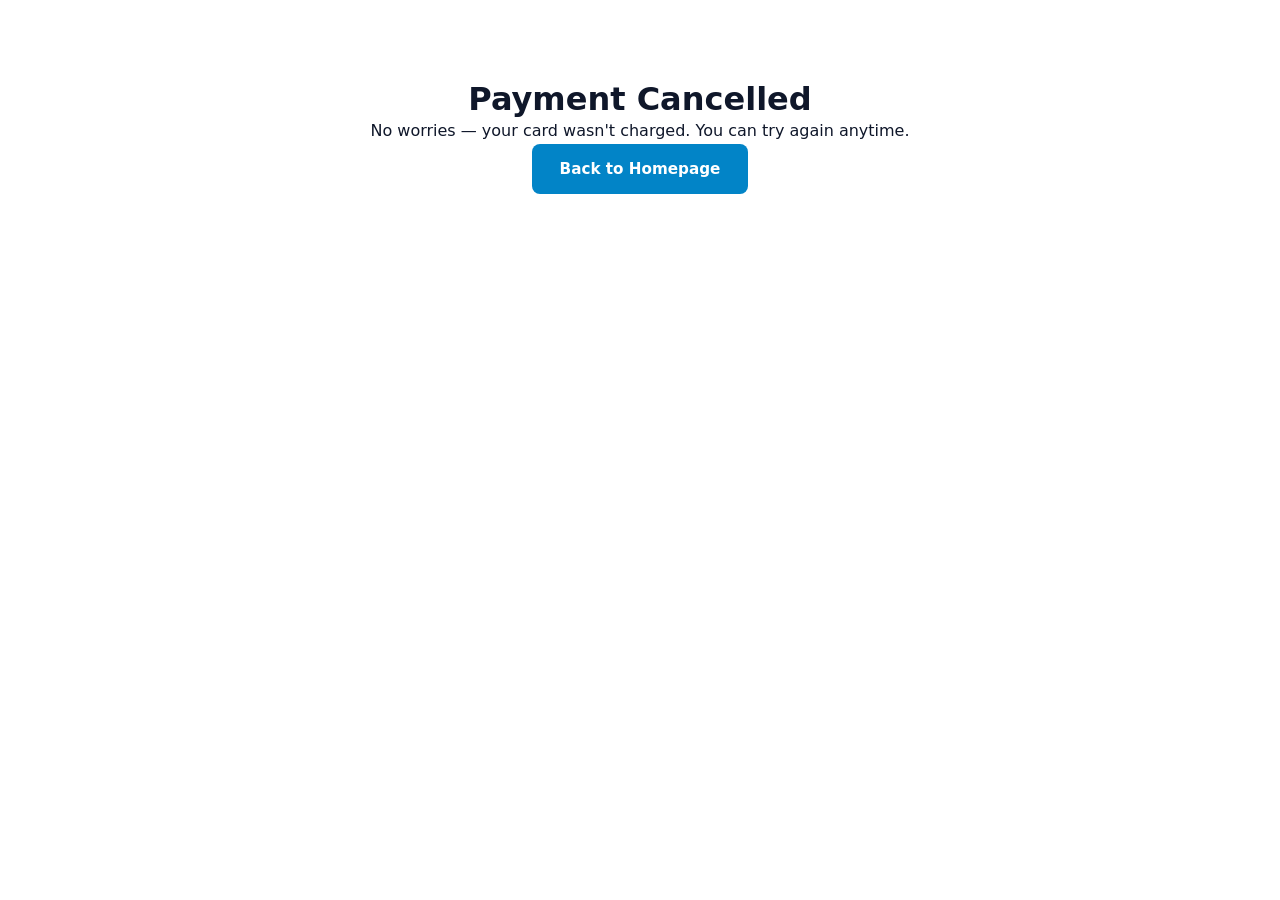
<file: cancel.html>
<!DOCTYPE html>
<html lang="en">
<head>
    <meta charset="UTF-8">
    <meta name="viewport" content="width=device-width, initial-scale=1.0">
    <title>Payment Cancelled | Billu Tuitions</title>
    <link rel="stylesheet" href="style.css">
</head>
<body>
    <div class="container section-padding" style="text-align:center;">
        <h1>Payment Cancelled</h1>
        <p>No worries — your card wasn't charged. You can try again anytime.</p>
        <a href="index.html" class="btn btn-primary">Back to Homepage</a>
    </div>
</body>
</html>
</file>
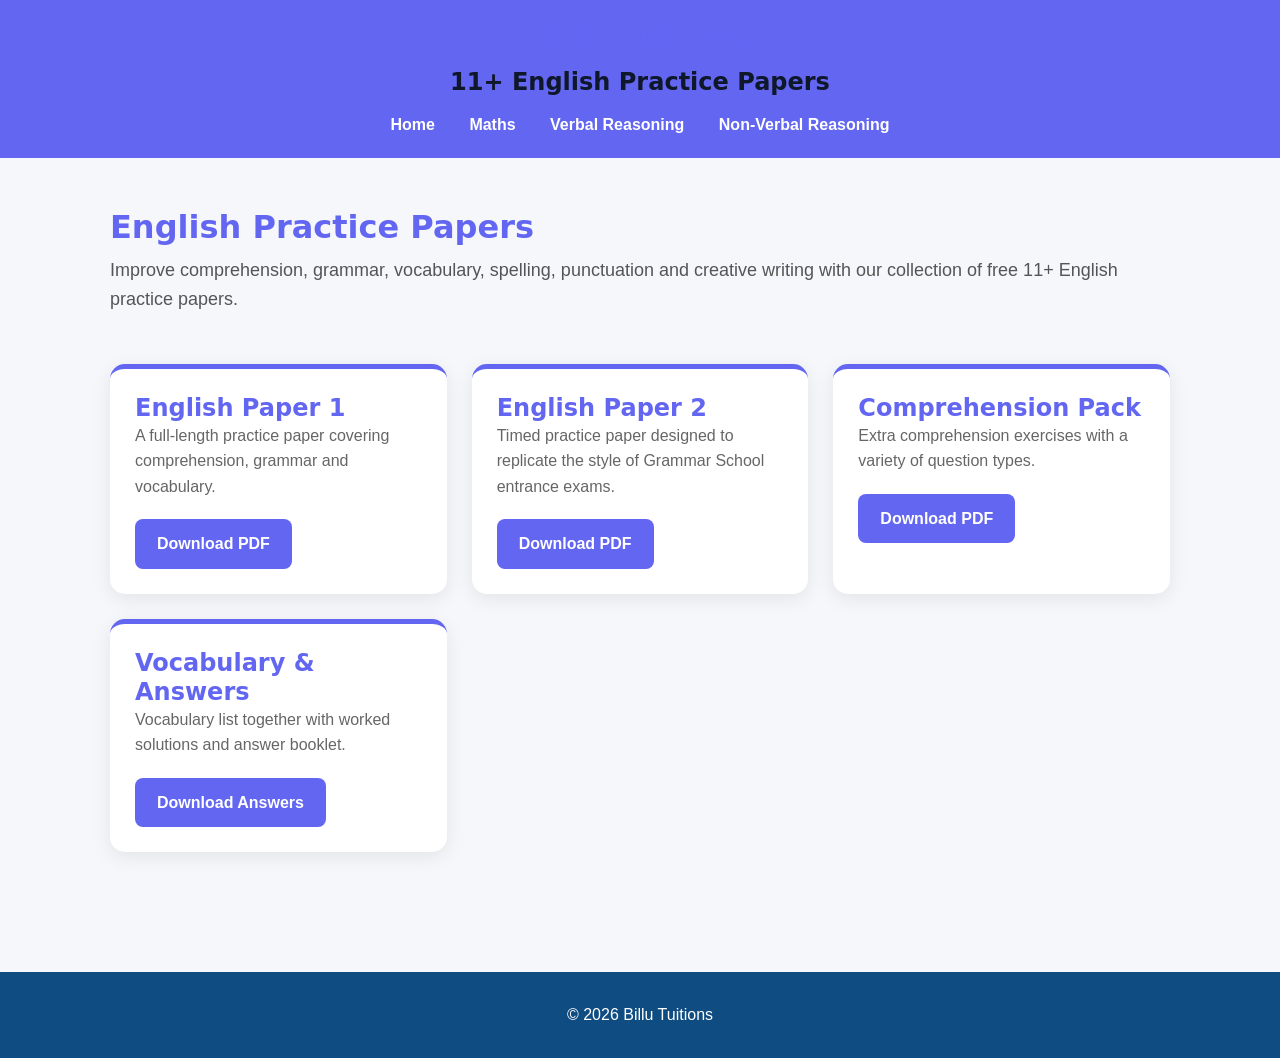
<file: english.html>
<!DOCTYPE html>
<html lang="en">
<head>
    <meta charset="UTF-8">
    <meta name="viewport" content="width=device-width, initial-scale=1.0">
    <title>English | Billu Tuitions</title>

    <link rel="stylesheet" href="style.css">

    <style>
        body{
            font-family: Arial, sans-serif;
            margin:0;
            background:#f5f7fb;
        }

        header{
            background:#6366f1;
            color:white;
            padding:20px 0;
            text-align:center;
        }

        nav{
            margin-top:15px;
        }

        nav a{
            color:white;
            text-decoration:none;
            margin:0 15px;
            font-weight:bold;
        }

        .container{
            max-width:1100px;
            margin:auto;
            padding:50px 20px;
        }

        h1{
            margin-bottom:10px;
            color:#6366f1;
        }

        .intro{
            font-size:18px;
            color:#555;
            margin-bottom:50px;
        }

        .paper-grid{
            display:grid;
            grid-template-columns:repeat(auto-fit,minmax(280px,1fr));
            gap:25px;
        }

        .paper-card{
            background:white;
            border-radius:15px;
            padding:25px;
            box-shadow:0 5px 20px rgba(0,0,0,.08);
            transition:.3s;
            border-top:5px solid #6366f1;
        }

        .paper-card:hover{
            transform:translateY(-8px);
        }

        .paper-card h2{
            margin-top:0;
            color:#6366f1;    
        }

        .paper-card p{
            color:#666;
        }

        .download-btn{
            display:inline-block;
            margin-top:20px;
            background:#6366f1;
            color:white;
            padding:12px 22px;
            border-radius:8px;
            text-decoration:none;
            transition:.3s;
        }

        .download-btn:hover{
            background:#4f46e5;
        }

        footer{
            background:#0f4c81;
            color:white;
            text-align:center;
            padding:30px;
            margin-top:70px;
        }
    </style>

</head>

<body>

<header>

<h1>Billu Tuitions</h1>

<h2>11+ English Practice Papers</h2>

<nav>

<a href="index.html">Home</a>

<a href="maths.html">Maths</a>

<a href="verbal.html">Verbal Reasoning</a>

<a href="nonverbal.html">Non-Verbal Reasoning</a>

</nav>

</header>

<div class="container">

<h1>English Practice Papers</h1>

<p class="intro">
Improve comprehension, grammar, vocabulary, spelling, punctuation and creative writing with our collection of free 11+ English practice papers.
</p>

<div class="paper-grid">

<div class="paper-card">

<h2>English Paper 1</h2>

<p>
A full-length practice paper covering comprehension, grammar and vocabulary.
</p>

<a href="papers/english-paper-1.pdf" class="download-btn" download>

Download PDF

</a>

</div>

<div class="paper-card">

<h2>English Paper 2</h2>

<p>
Timed practice paper designed to replicate the style of Grammar School entrance exams.
</p>

<a href="papers/english-paper-2.pdf" class="download-btn" download>

Download PDF

</a>

</div>

<div class="paper-card">

<h2>Comprehension Pack</h2>

<p>
Extra comprehension exercises with a variety of question types.
</p>

<a href="papers/comprehension-pack.pdf" class="download-btn" download>

Download PDF

</a>

</div>

<div class="paper-card">

<h2>Vocabulary & Answers</h2>

<p>
Vocabulary list together with worked solutions and answer booklet.
</p>

<a href="papers/english-answers.pdf" class="download-btn" download>

Download Answers

</a>

</div>

</div>

</div>

<footer>

<p>© 2026 Billu Tuitions</p>

</footer>

</body>
</html>
</file>
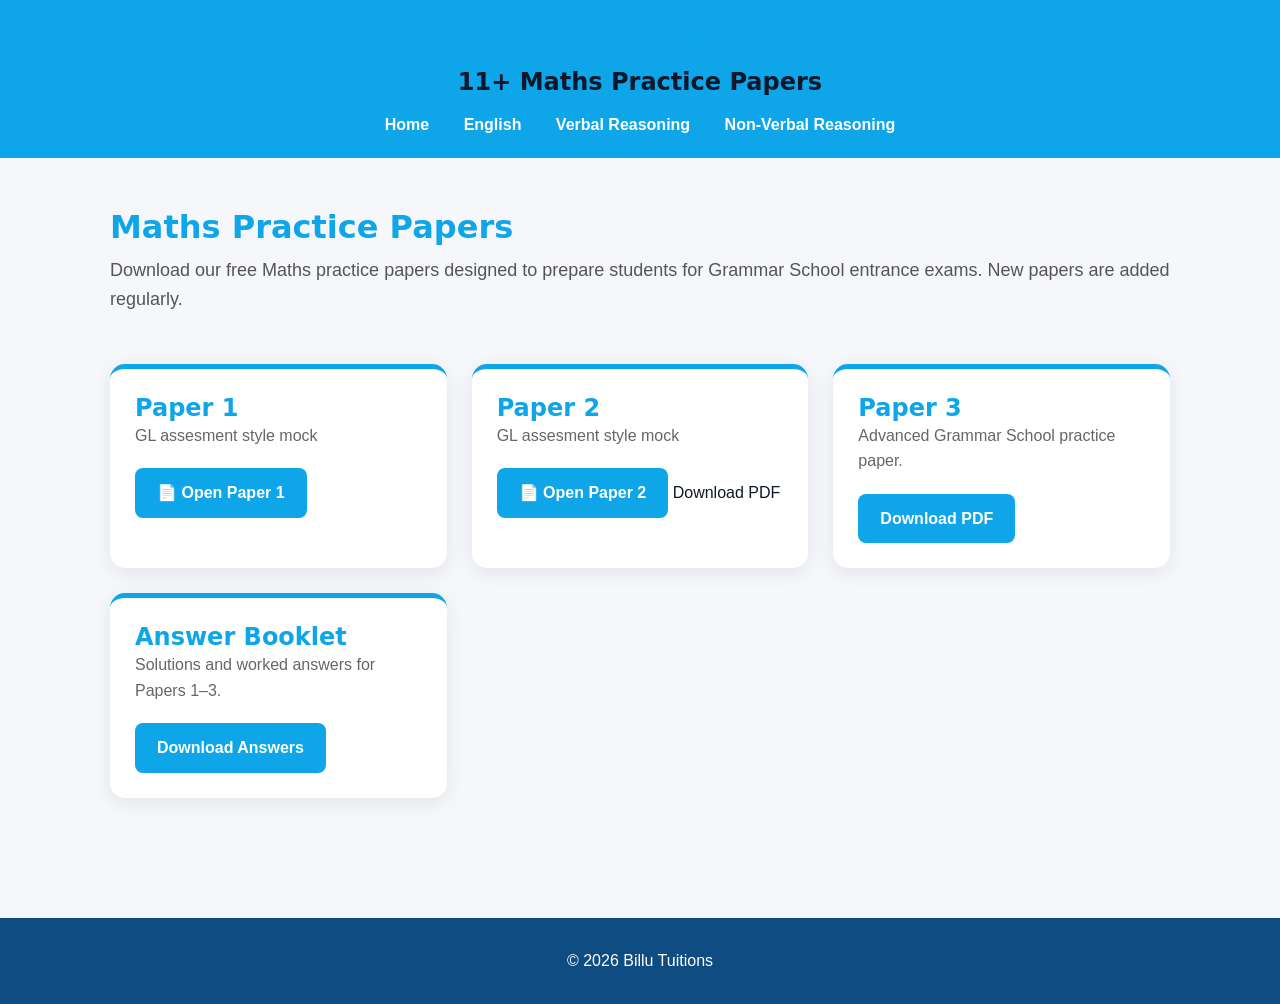
<file: maths.html>
<!DOCTYPE html>
<html lang="en">
<head>
    <meta charset="UTF-8">
    <meta name="viewport" content="width=device-width, initial-scale=1.0">
    <title>Maths | Billu Tuitions</title>

    <link rel="stylesheet" href="style.css">

    <style>
        body{
            font-family: Arial, sans-serif;
            margin:0;
            background:#f5f7fb;
        }

        header{
            background:#0ea5e9;
            color:white;
            padding:20px 0;
            text-align:center;
        }

        nav{
            margin-top:15px;
        }

        nav a{
            color:white;
            text-decoration:none;
            margin:0 15px;
            font-weight:bold;
        }

        .container{
            max-width:1100px;
            margin:auto;
            padding:50px 20px;
        }

        h1{
            margin-bottom:10px;
            color:#0ea5e9;
        }

        .intro{
            font-size:18px;
            color:#555;
            margin-bottom:50px;
        }

        .paper-grid{
            display:grid;
            grid-template-columns:repeat(auto-fit,minmax(280px,1fr));
            gap:25px;
        }

        .paper-card{
            background:white;
            border-radius:15px;
            padding:25px;
            box-shadow:0 5px 20px rgba(0,0,0,.08);
            transition:.3s;
            border-top:5px solid #0ea5e9
        }

        .paper-card:hover{
            transform:translateY(-8px);
        }

        .paper-card h2{
            margin-top:0;
            color:#0ea5e9;
        }

        .paper-card p{
            color:#666;
        }

        .download-btn{
            display:inline-block;
            margin-top:20px;
            background:#0ea5e9;
            color:white;
            padding:12px 22px;
            border-radius:8px;
            text-decoration:none;
            transition:.3s;
        }

        .download-btn:hover{
            background:#0284c7;
        }

        footer{
            background:#0f4c81;
            color:white;
            text-align:center;
            padding:30px;
            margin-top:70px;
        }
    </style>

</head>

<body>

<header>

<h1>Billu Tuitions</h1>

<h2>11+ Maths Practice Papers</h2>

<nav>

<a href="index.html">Home</a>

<a href="english.html">English</a>

<a href="verbal.html">Verbal Reasoning</a>

<a href="nonverbal.html">Non-Verbal Reasoning</a>

</nav>

</header>

<div class="container">

<h1>Maths Practice Papers</h1>

<p class="intro">
Download our free Maths practice papers designed to prepare students for Grammar School entrance exams.
New papers are added regularly.
</p>

<div class="paper-grid">

<div class="paper-card">

<h2>Paper 1</h2>

<p>
GL assesment style mock 
</p>

<a href="papers/GL_Mock_Test_1.pdf"
   class="download-btn"
   target="_blank"
   rel="noopener">
    📄 Open Paper 1
</a>

</div>

<div class="paper-card">

<h2>Paper 2</h2>

<p>
GL assesment style mock 
</p>

<a href="papers/GL_Mock_Test_2.pdf"
   class="download-btn"
   target="_blank"
   rel="noopener">
    📄 Open Paper 2
</a>
Download PDF

</a>

</div>

<div class="paper-card">

<h2>Paper 3</h2>

<p>
Advanced Grammar School practice paper.
</p>

<a href="papers/maths-paper-3.pdf" class="download-btn" download>

Download PDF

</a>

</div>

<div class="paper-card">

<h2>Answer Booklet</h2>

<p>
Solutions and worked answers for Papers 1–3.
</p>

<a href="papers/maths-answers.pdf" class="download-btn" download>

Download Answers

</a>

</div>

</div>

</div>

<footer>

<p>

© 2026 Billu Tuitions

</p>

</footer>

</body>

</html>
</file>
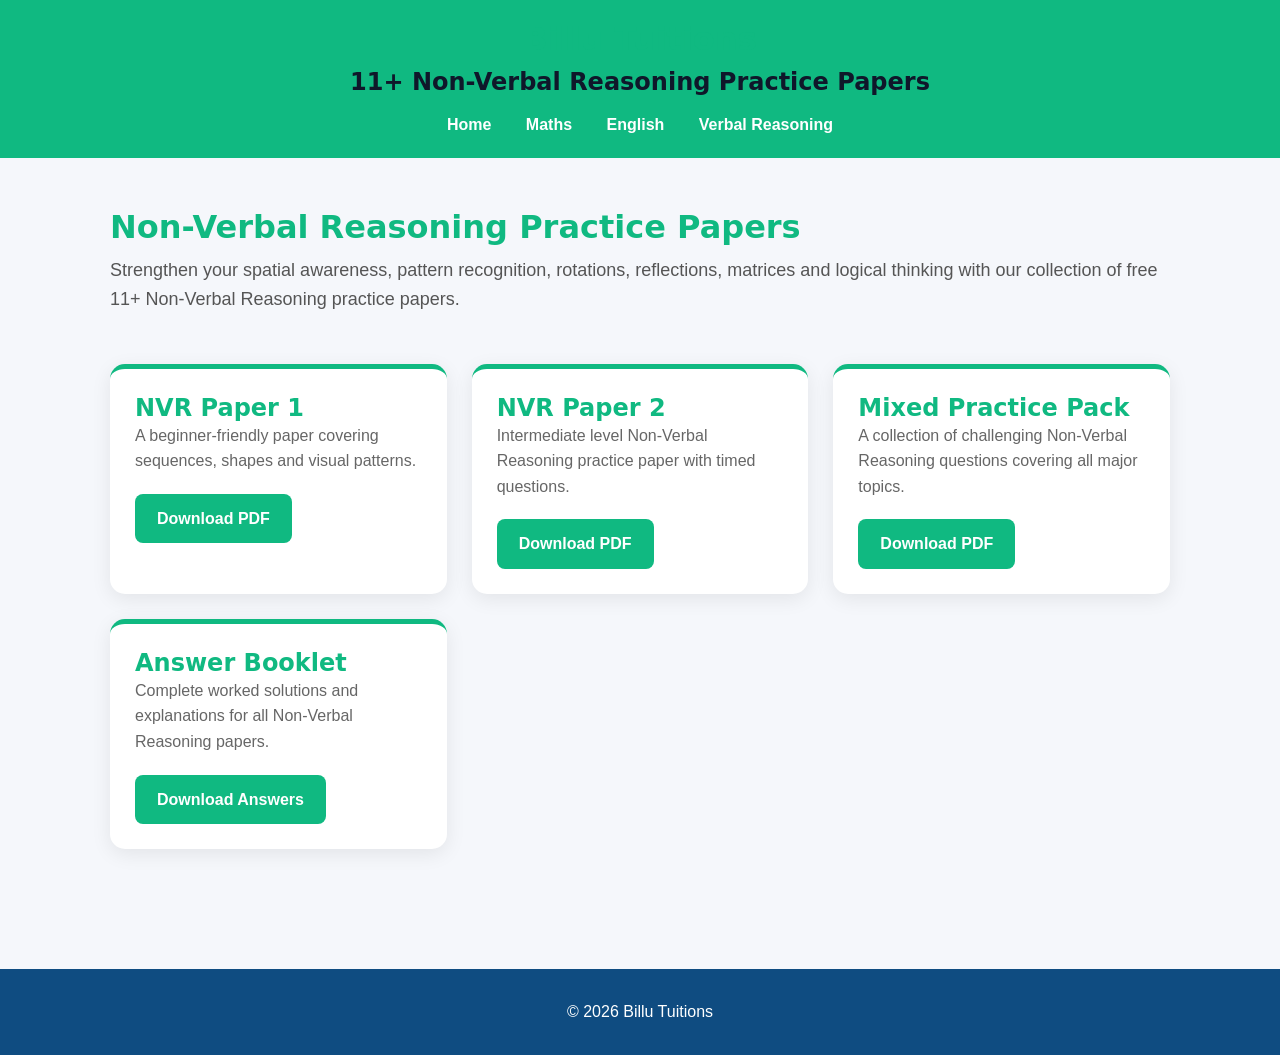
<file: nonverbal.html>
<!DOCTYPE html>
<html lang="en">
<head>
    <meta charset="UTF-8">
    <meta name="viewport" content="width=device-width, initial-scale=1.0">
    <title>Non-Verbal Reasoning | Billu Tuitions</title>

    <link rel="stylesheet" href="style.css">

    <style>
        body{
            font-family: Arial, sans-serif;
            margin:0;
            background:#f5f7fb;
        }

        header{
            background:#10b981;
            color:white;
            padding:20px 0;
            text-align:center;
        }

        nav{
            margin-top:15px;
        }

        nav a{
            color:white;
            text-decoration:none;
            margin:0 15px;
            font-weight:bold;
        }

        .container{
            max-width:1100px;
            margin:auto;
            padding:50px 20px;
        }

        h1{
            margin-bottom:10px;
            color:#10b981;
        }

        .intro{
            font-size:18px;
            color:#555;
            margin-bottom:50px;
        }

        .paper-grid{
            display:grid;
            grid-template-columns:repeat(auto-fit,minmax(280px,1fr));
            gap:25px;
        }

        .paper-card{
            background:white;
            border-radius:15px;
            padding:25px;
            box-shadow:0 5px 20px rgba(0,0,0,.08);
            transition:.3s;
            border-top:5px solid #10b981;
        }

        .paper-card:hover{
            transform:translateY(-8px);
        }

        .paper-card h2{
            margin-top:0;
            color:#10b981;
        }

        .paper-card p{
            color:#666;
        }

        .download-btn{
            display:inline-block;
            margin-top:20px;
            background:#10b981;
            color:white;
            padding:12px 22px;
            border-radius:8px;
            text-decoration:none;
            transition:.3s;
        }

        .download-btn:hover{
            background:#059669;
        }

        footer{
            background:#0f4c81;
            color:white;
            text-align:center;
            padding:30px;
            margin-top:70px;
        }
    </style>

</head>

<body>

<header>

<h1>Billu Tuitions</h1>

<h2>11+ Non-Verbal Reasoning Practice Papers</h2>

<nav>

<a href="index.html">Home</a>

<a href="maths.html">Maths</a>

<a href="english.html">English</a>

<a href="verbal.html">Verbal Reasoning</a>

</nav>

</header>

<div class="container">

<h1>Non-Verbal Reasoning Practice Papers</h1>

<p class="intro">
Strengthen your spatial awareness, pattern recognition, rotations, reflections, matrices and logical thinking with our collection of free 11+ Non-Verbal Reasoning practice papers.
</p>

<div class="paper-grid">

<div class="paper-card">

<h2>NVR Paper 1</h2>

<p>
A beginner-friendly paper covering sequences, shapes and visual patterns.
</p>

<a href="papers/nvr-paper-1.pdf" class="download-btn" download>

Download PDF

</a>

</div>

<div class="paper-card">

<h2>NVR Paper 2</h2>

<p>
Intermediate level Non-Verbal Reasoning practice paper with timed questions.
</p>

<a href="papers/nvr-paper-2.pdf" class="download-btn" download>

Download PDF

</a>

</div>

<div class="paper-card">

<h2>Mixed Practice Pack</h2>

<p>
A collection of challenging Non-Verbal Reasoning questions covering all major topics.
</p>

<a href="papers/nvr-practice-pack.pdf" class="download-btn" download>

Download PDF

</a>

</div>

<div class="paper-card">

<h2>Answer Booklet</h2>

<p>
Complete worked solutions and explanations for all Non-Verbal Reasoning papers.
</p>

<a href="papers/nvr-answers.pdf" class="download-btn" download>

Download Answers

</a>

</div>

</div>

</div>

<footer>

<p>© 2026 Billu Tuitions</p>

</footer>

</body>
</html>
</file>
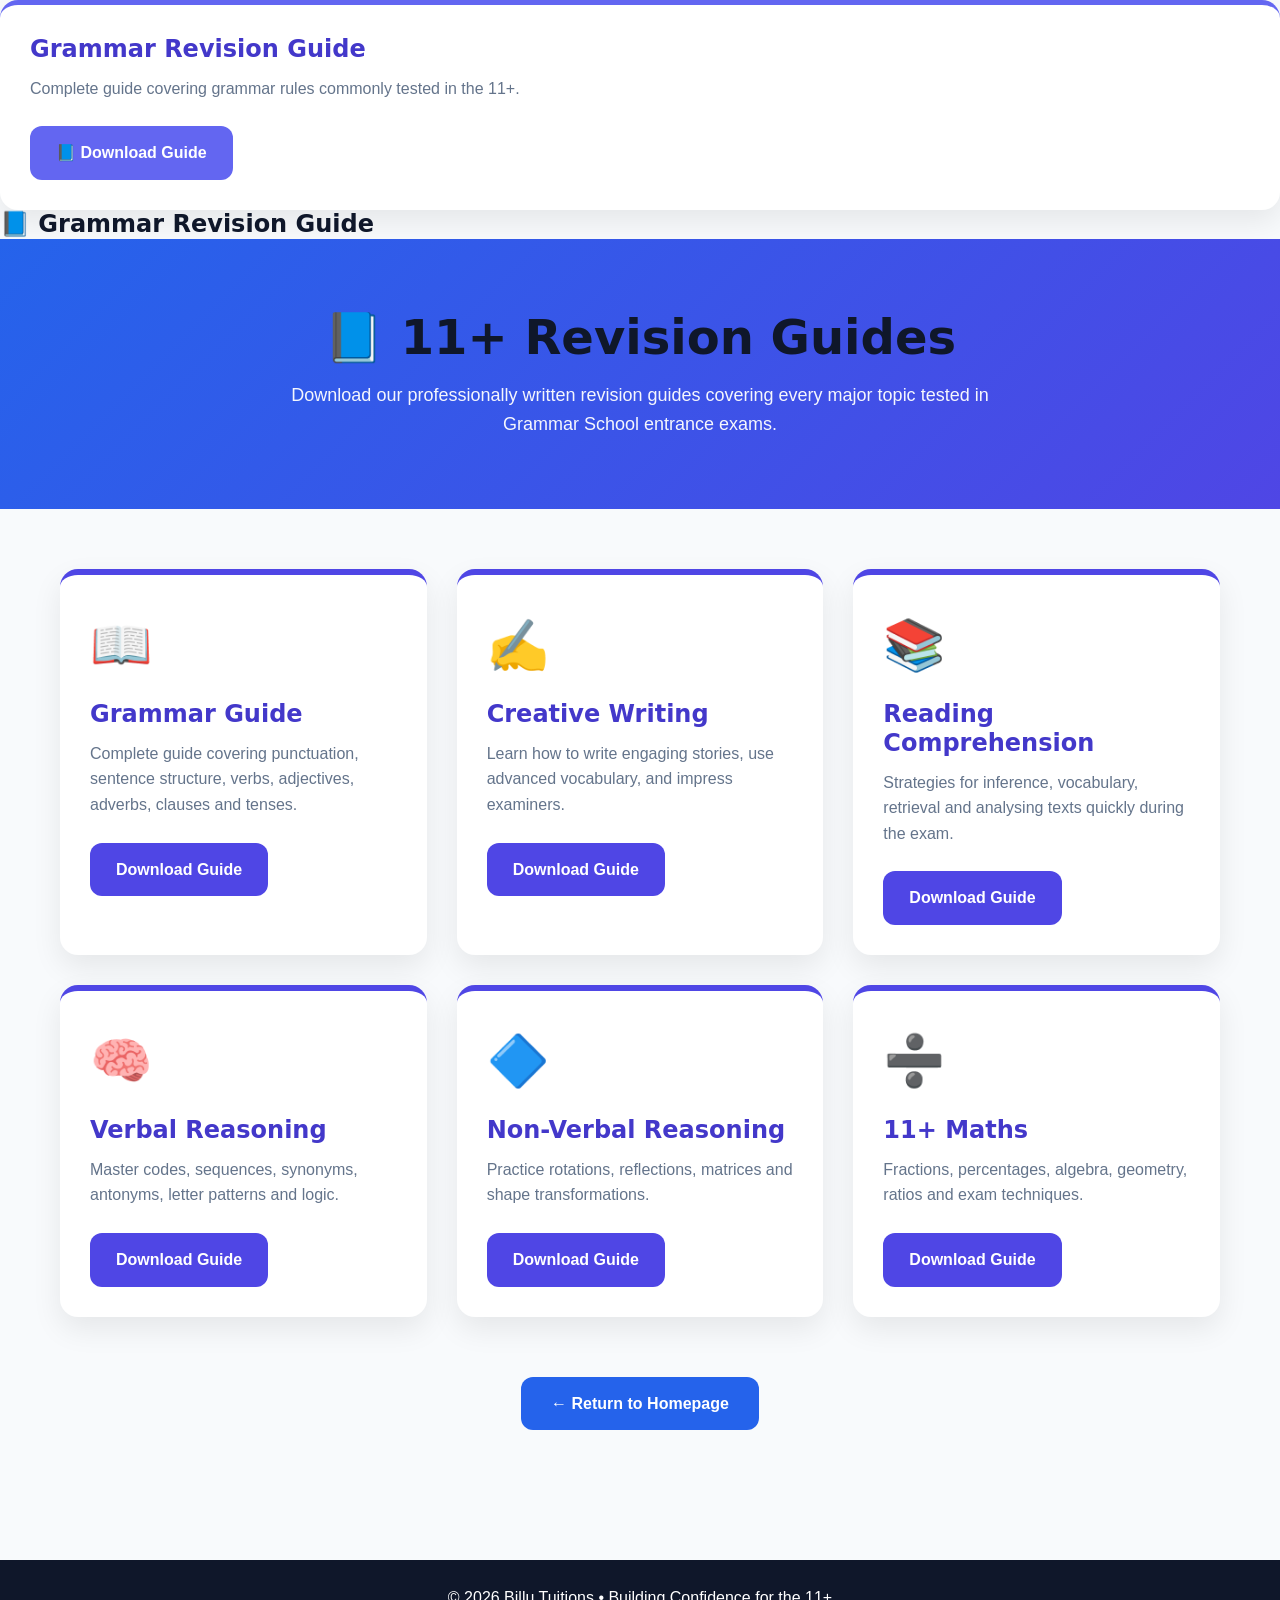
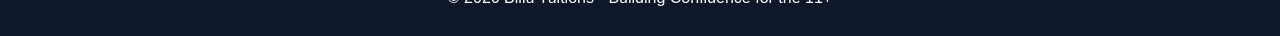
<file: revision.html>
<div class="paper-card revision">
    <h2>Grammar Revision Guide</h2>
    <p>Complete guide covering grammar rules commonly tested in the 11+.</p>

    <a href="revision/Parent-guide-and-childrens-activity-booklet-Year-6-SATs.pdf"
       class="download-btn"
       target="_blank"
       rel="noopener">
        📘 Download Guide
    </a>
</div>
<h2>📘 Grammar Revision Guide</h2>
<!DOCTYPE html>
<html lang="en">
<head>
<meta charset="UTF-8">
<meta name="viewport" content="width=device-width, initial-scale=1.0">

<title>Revision Guides | Billu Tuitions</title>

<link rel="stylesheet" href="style.css">

<style>

body{
    background:#f8fafc;
    margin:0;
    font-family:Arial,Helvetica,sans-serif;
}

.hero{
    background:linear-gradient(135deg,#2563eb,#4f46e5);
    color:white;
    text-align:center;
    padding:70px 20px;
}

.hero h1{
    font-size:48px;
    margin-bottom:15px;
}

.hero p{
    max-width:700px;
    margin:auto;
    font-size:18px;
    opacity:.95;
}

.container{
    max-width:1200px;
    margin:auto;
    padding:60px 20px;
}

.grid{
    display:grid;
    grid-template-columns:repeat(auto-fit,minmax(280px,1fr));
    gap:30px;
}

.paper-card{
    background:white;
    border-radius:18px;
    padding:30px;
    box-shadow:0 12px 30px rgba(0,0,0,.08);
    transition:.3s;
    border-top:6px solid #4f46e5;
}

.paper-card:hover{
    transform:translateY(-8px);
    box-shadow:0 20px 40px rgba(0,0,0,.15);
}

.paper-icon{
    font-size:50px;
    margin-bottom:15px;
}

.paper-card h2{
    color:#4338ca;
    margin-bottom:12px;
}

.paper-card p{
    color:#64748b;
    line-height:1.6;
}

.download-btn{
    display:inline-block;
    margin-top:25px;
    background:#4f46e5;
    color:white;
    padding:14px 26px;
    border-radius:12px;
    text-decoration:none;
    font-weight:600;
    transition:.3s;
}

.download-btn:hover{
    background:#3730a3;
}

.back-home{
    text-align:center;
    margin-top:60px;
}

.back-home a{
    display:inline-block;
    background:#2563eb;
    color:white;
    padding:14px 30px;
    border-radius:12px;
    text-decoration:none;
    font-weight:bold;
}

.back-home a:hover{
    background:#1d4ed8;
}

footer{
    margin-top:70px;
    background:#0f172a;
    color:white;
    text-align:center;
    padding:25px;
}

</style>

</head>
<body>

<section class="hero">

<h1>📘 11+ Revision Guides</h1>

<p>
Download our professionally written revision guides covering every major topic
tested in Grammar School entrance exams.
</p>

</section>

<div class="container">

<div class="grid">

<div class="paper-card">

<div class="paper-icon">📖</div>

<h2>Grammar Guide</h2>

<p>
Complete guide covering punctuation, sentence structure, verbs,
adjectives, adverbs, clauses and tenses.
</p>

<a href="revision/Grammar_Revision_Guide.pdf"
class="download-btn"
target="_blank">

Download Guide

</a>

</div>

<div class="paper-card">

<div class="paper-icon">✍️</div>

<h2>Creative Writing</h2>

<p>
Learn how to write engaging stories, use advanced vocabulary,
and impress examiners.
</p>

<a href="revision/Creative_Writing.pdf"
class="download-btn"
target="_blank">

Download Guide

</a>

</div>

<div class="paper-card">

<div class="paper-icon">📚</div>

<h2>Reading Comprehension</h2>

<p>
Strategies for inference, vocabulary, retrieval and analysing texts
quickly during the exam.
</p>

<a href="revision/Comprehension_Guide.pdf"
class="download-btn"
target="_blank">

Download Guide

</a>

</div>

<div class="paper-card">

<div class="paper-icon">🧠</div>

<h2>Verbal Reasoning</h2>

<p>
Master codes, sequences, synonyms, antonyms, letter patterns and logic.
</p>

<a href="revision/Verbal_Reasoning.pdf"
class="download-btn"
target="_blank">

Download Guide

</a>

</div>

<div class="paper-card">

<div class="paper-icon">🔷</div>

<h2>Non-Verbal Reasoning</h2>

<p>
Practice rotations, reflections, matrices and shape transformations.
</p>

<a href="revision/Non_Verbal_Reasoning.pdf"
class="download-btn"
target="_blank">

Download Guide

</a>

</div>

<div class="paper-card">

<div class="paper-icon">➗</div>

<h2>11+ Maths</h2>

<p>
Fractions, percentages, algebra, geometry, ratios and exam techniques.
</p>

<a href="revision/Maths_Guide.pdf"
class="download-btn"
target="_blank">

Download Guide

</a>

</div>

</div>

<div class="back-home">

<a href="index.html">
← Return to Homepage
</a>

</div>

</div>

<footer>

© 2026 Billu Tuitions • Building Confidence for the 11+

</footer>

</body>
</html>
</file>
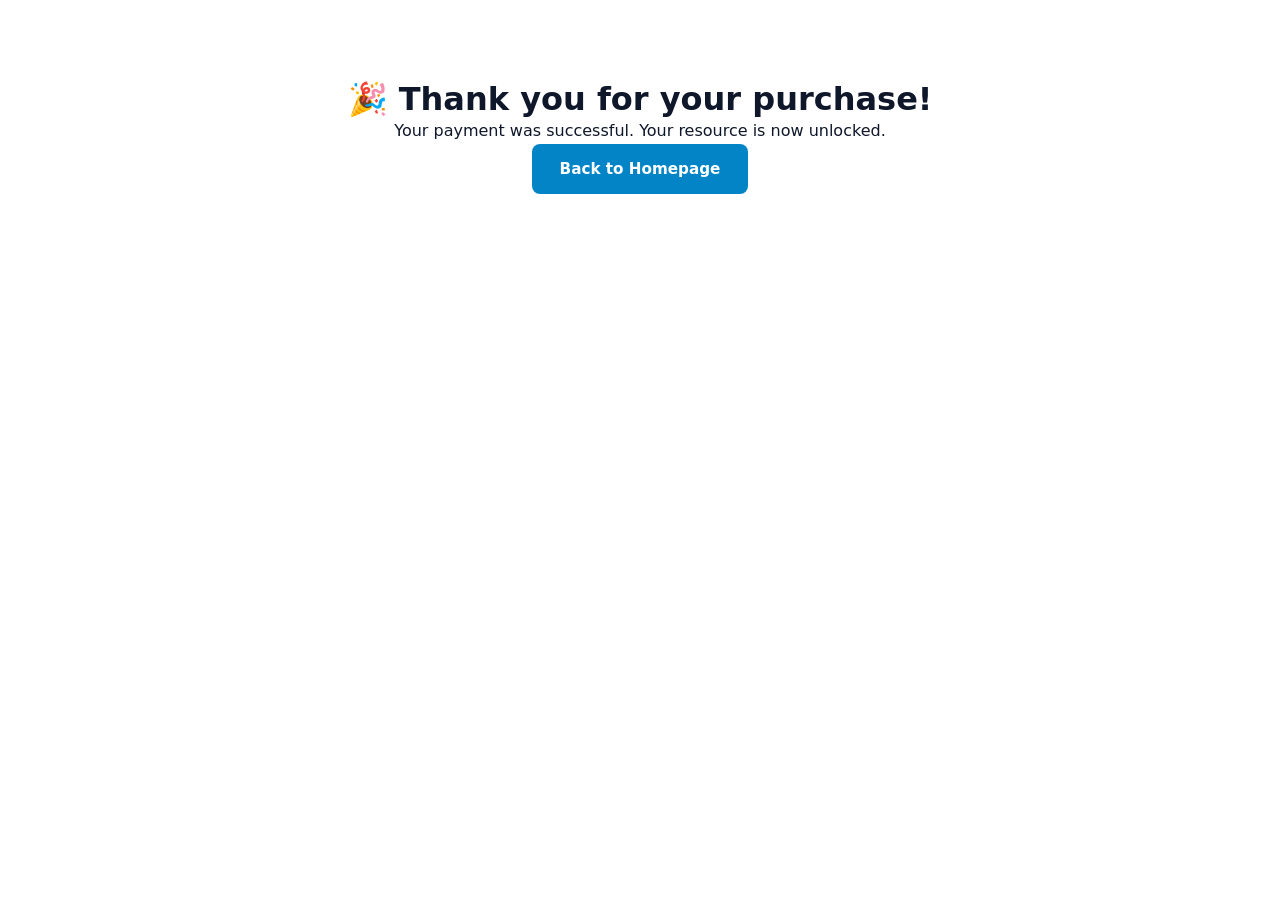
<file: success.html>
<!DOCTYPE html>
<html lang="en">
<head>
    <meta charset="UTF-8">
    <meta name="viewport" content="width=device-width, initial-scale=1.0">
    <title>Payment Successful | Billu Tuitions</title>
    <link rel="stylesheet" href="style.css">
</head>
<body>
    <div class="container section-padding" style="text-align:center;">
        <h1>🎉 Thank you for your purchase!</h1>
        <p>Your payment was successful. Your resource is now unlocked.</p>
        <a href="index.html" class="btn btn-primary">Back to Homepage</a>
    </div>
</body>
</html>
</file>
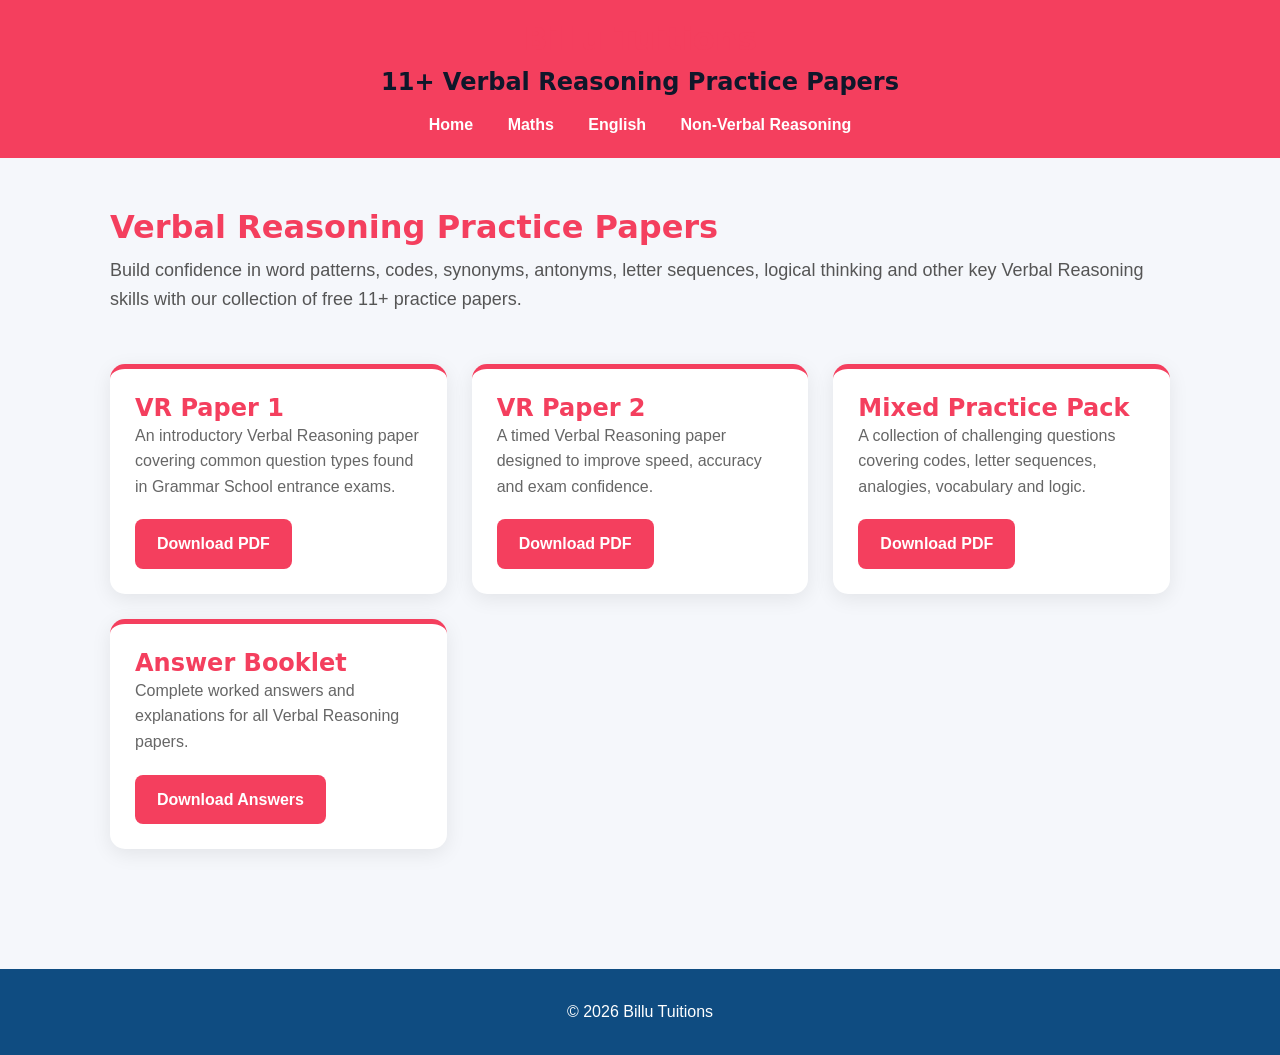
<file: verbal.html>
<!DOCTYPE html>
<html lang="en">
<head>
    <meta charset="UTF-8">
    <meta name="viewport" content="width=device-width, initial-scale=1.0">
    <title>Verbal Reasoning | Billu Tuitions</title>

    <link rel="stylesheet" href="style.css">

    <style>
        body{
            font-family: Arial, sans-serif;
            margin:0;
            background:#f5f7fb;
        }

        header{
            background:#f43f5e;
            color:white;
            padding:20px 0;
            text-align:center;
        }

        nav{
            margin-top:15px;
        }

        nav a{
            color:white;
            text-decoration:none;
            margin:0 15px;
            font-weight:bold;
        }

        .container{
            max-width:1100px;
            margin:auto;
            padding:50px 20px;
        }

        h1{
            margin-bottom:10px;
            color:#f43f5e;
        }

        .intro{
            font-size:18px;
            color:#555;
            margin-bottom:50px;
        }

        .paper-grid{
            display:grid;
            grid-template-columns:repeat(auto-fit,minmax(280px,1fr));
            gap:25px;
        }

        .paper-card{
            background:white;
            border-radius:15px;
            padding:25px;
            box-shadow:0 5px 20px rgba(0,0,0,.08);
            transition:.3s;
             border-top:5px solid #f43f5e;
        }

        .paper-card:hover{
            transform:translateY(-8px);
        }

        .paper-card h2{
            margin-top:0;
            color:#f43f5e;
        }

        .paper-card p{
            color:#666;
        }

        .download-btn{
            display:inline-block;
            margin-top:20px;
            background:#f43f5e;
            color:white;
            padding:12px 22px;
            border-radius:8px;
            text-decoration:none;
            transition:.3s;
        }

        .download-btn:hover{
            background:#e11d48;
        }

        footer{
            background:#0f4c81;
            color:white;
            text-align:center;
            padding:30px;
            margin-top:70px;
        }
    </style>

</head>

<body>

<header>

<h1>Billu Tuitions</h1>

<h2>11+ Verbal Reasoning Practice Papers</h2>

<nav>

<a href="index.html">Home</a>

<a href="maths.html">Maths</a>

<a href="english.html">English</a>

<a href="nonverbal.html">Non-Verbal Reasoning</a>

</nav>

</header>

<div class="container">

<h1>Verbal Reasoning Practice Papers</h1>

<p class="intro">
Build confidence in word patterns, codes, synonyms, antonyms, letter sequences, logical thinking and other key Verbal Reasoning skills with our collection of free 11+ practice papers.
</p>

<div class="paper-grid">

<div class="paper-card">

<h2>VR Paper 1</h2>

<p>
An introductory Verbal Reasoning paper covering common question types found in Grammar School entrance exams.
</p>

<a href="papers/vr-paper-1.pdf" class="download-btn" download>

Download PDF

</a>

</div>

<div class="paper-card">

<h2>VR Paper 2</h2>

<p>
A timed Verbal Reasoning paper designed to improve speed, accuracy and exam confidence.
</p>

<a href="papers/vr-paper-2.pdf" class="download-btn" download>

Download PDF

</a>

</div>

<div class="paper-card">

<h2>Mixed Practice Pack</h2>

<p>
A collection of challenging questions covering codes, letter sequences, analogies, vocabulary and logic.
</p>

<a href="papers/vr-practice-pack.pdf" class="download-btn" download>

Download PDF

</a>

</div>

<div class="paper-card">

<h2>Answer Booklet</h2>

<p>
Complete worked answers and explanations for all Verbal Reasoning papers.
</p>

<a href="papers/vr-answers.pdf" class="download-btn" download>

Download Answers
</a>

</div>

</div>

</div>

<footer>

<p>© 2026 Billu Tuitions</p>

</footer>

</body>
</html>
</file>
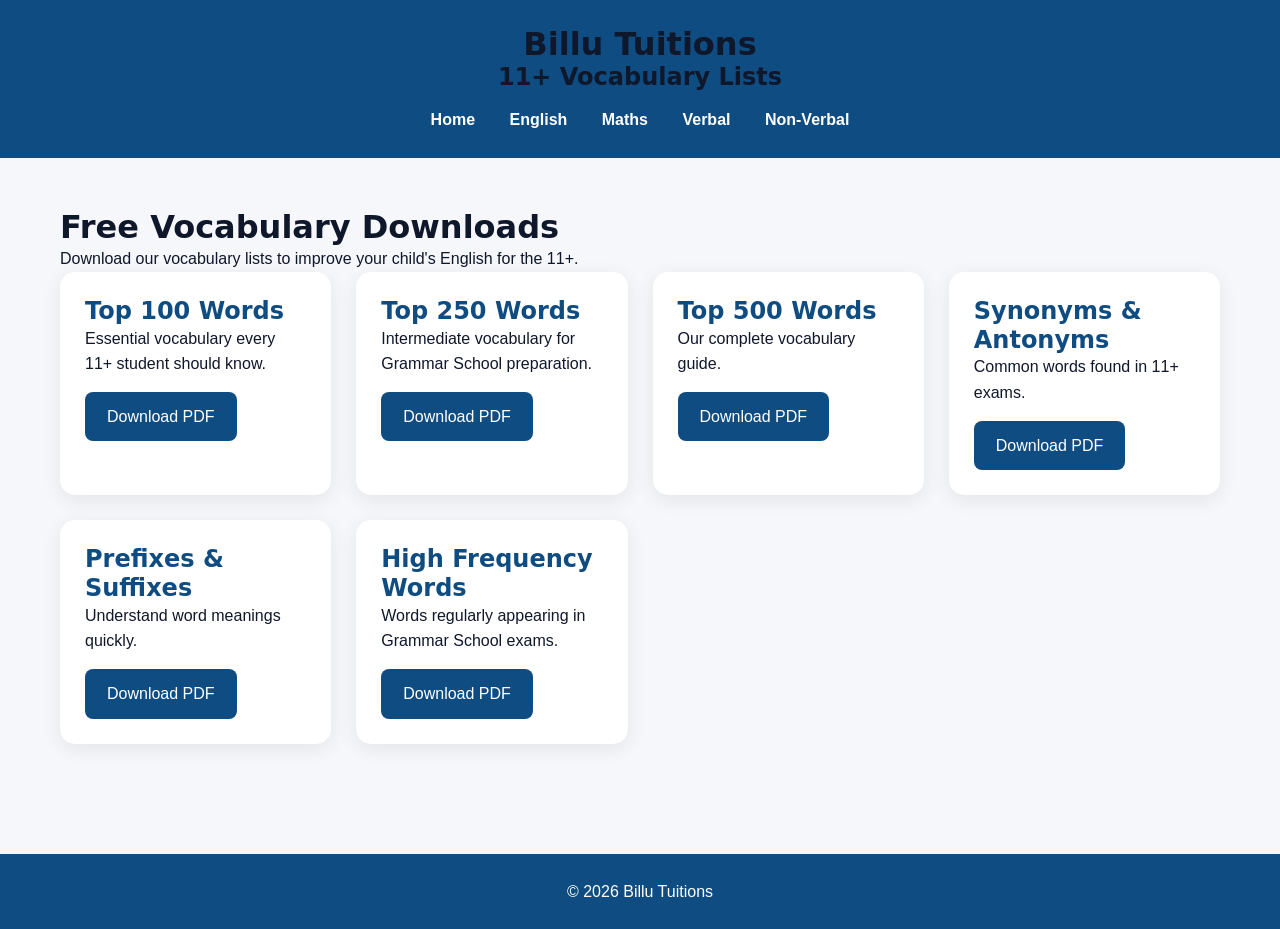
<file: Vocabulary.html>
<!DOCTYPE html>
<html lang="en">

<head>

<meta charset="UTF-8">

<meta name="viewport" content="width=device-width, initial-scale=1.0">

<title>Vocabulary Lists | Billu Tuitions</title>

<link rel="stylesheet" href="style.css">

<style>

body{
font-family:Arial,sans-serif;
background:#f5f7fb;
margin:0;
}

header{
background:#0f4c81;
color:white;
padding:25px;
text-align:center;
}

nav{
margin-top:15px;
}

nav a{
color:white;
text-decoration:none;
margin:0 15px;
font-weight:bold;
}

.container{
max-width:1200px;
margin:auto;
padding:50px 20px;
}

.grid{
display:grid;
grid-template-columns:repeat(auto-fit,minmax(260px,1fr));
gap:25px;
}

.card{

background:white;

padding:25px;

border-radius:15px;

box-shadow:0 5px 20px rgba(0,0,0,.08);

transition:.3s;

}

.card:hover{

transform:translateY(-8px);

}

.card h2{

color:#0f4c81;

}

.download{

display:inline-block;

margin-top:15px;

background:#0f4c81;

color:white;

padding:12px 22px;

border-radius:8px;

text-decoration:none;

}

.download:hover{

background:#1565c0;

}

footer{

margin-top:60px;

padding:25px;

background:#0f4c81;

color:white;

text-align:center;

}

</style>

</head>

<body>

<header>

<h1>Billu Tuitions</h1>

<h2>11+ Vocabulary Lists</h2>

<nav>

<a href="index.html">Home</a>

<a href="english.html">English</a>

<a href="maths.html">Maths</a>

<a href="verbal.html">Verbal</a>

<a href="nonverbal.html">Non-Verbal</a>

</nav>

</header>

<div class="container">

<h1>Free Vocabulary Downloads</h1>

<p>

Download our vocabulary lists to improve your child's English for the 11+.

</p>

<div class="grid">

<div class="card">

<h2>Top 100 Words</h2>

<p>

Essential vocabulary every 11+ student should know.

</p>

<a class="download" href="papers/top-100-words.pdf" download>

Download PDF

</a>

</div>

<div class="card">

<h2>Top 250 Words</h2>

<p>

Intermediate vocabulary for Grammar School preparation.

</p>

<a class="download" href="papers/top-250-words.pdf" download>

Download PDF

</a>

</div>

<div class="card">

<h2>Top 500 Words</h2>

<p>

Our complete vocabulary guide.

</p>

<a class="download" href="papers/top-500-words.pdf" download>

Download PDF

</a>

</div>

<div class="card">

<h2>Synonyms & Antonyms</h2>

<p>

Common words found in 11+ exams.

</p>

<a class="download" href="papers/synonyms.pdf" download>

Download PDF

</a>

</div>

<div class="card">

<h2>Prefixes & Suffixes</h2>

<p>

Understand word meanings quickly.

</p>

<a class="download" href="papers/prefixes.pdf" download>

Download PDF

</a>

</div>

<div class="card">

<h2>High Frequency Words</h2>

<p>

Words regularly appearing in Grammar School exams.

</p>

<a class="download" href="papers/high-frequency.pdf" download>

Download PDF

</a>

</div>

</div>

</div>

<footer>

© 2026 Billu Tuitions

</footer>

</body>

</html>
</file>
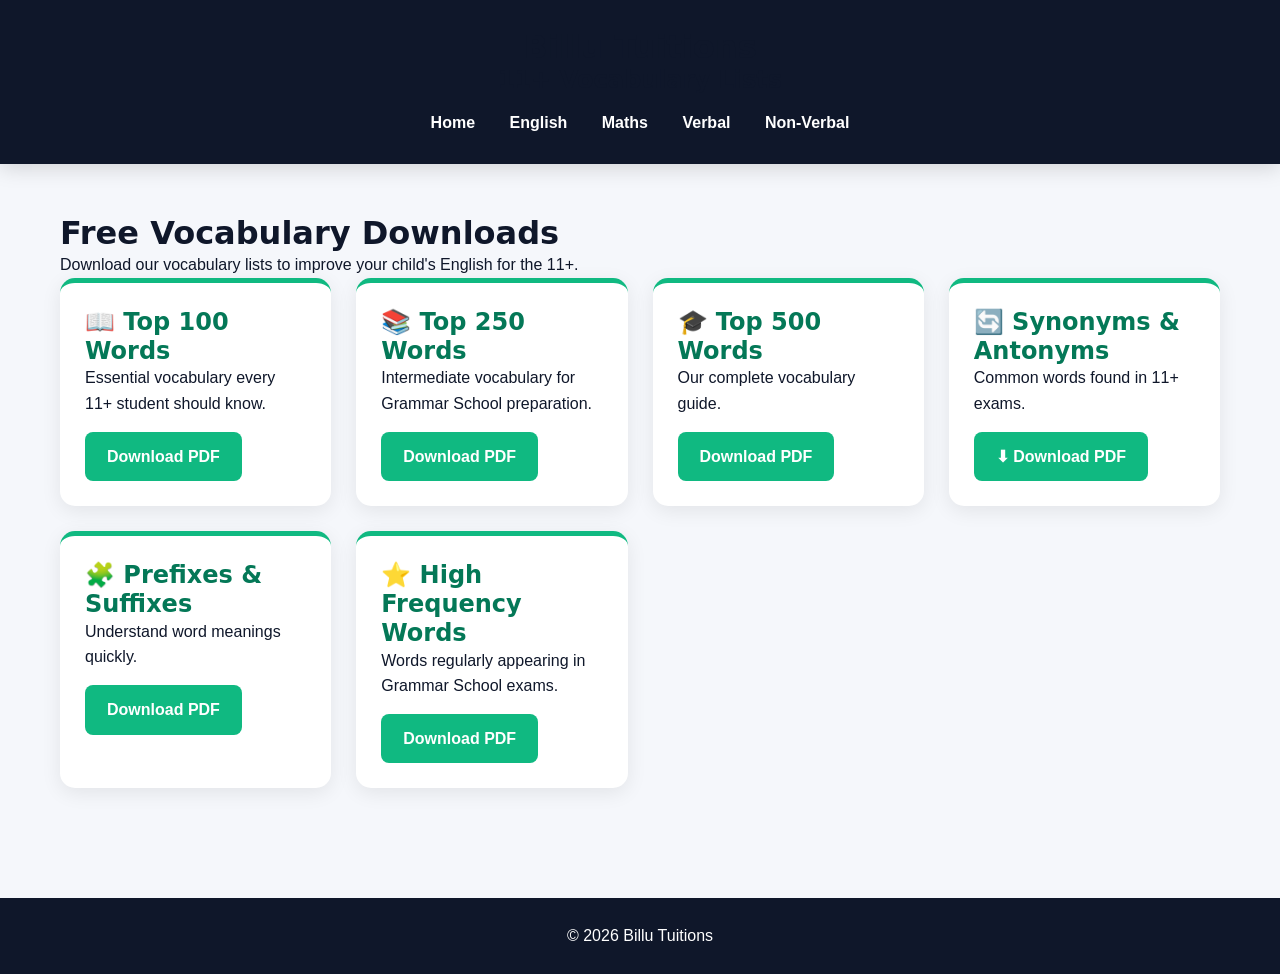
<file: vocabulary.html>
<!DOCTYPE html>
<html lang="en">

<head>

<meta charset="UTF-8">

<meta name="viewport" content="width=device-width, initial-scale=1.0">

<title>Vocabulary Lists | Billu Tuitions</title>

<link rel="stylesheet" href="style.css">

<style>

body{
font-family:Arial,sans-serif;
background:#f5f7fb;
margin:0;
}

header{
    background:#0f172a;
    color:white;
    padding:28px;
    text-align:center;
    box-shadow:0 4px 20px rgba(0,0,0,.15);
}

nav{
margin-top:15px;
}

nav a{
color:white;
text-decoration:none;
margin:0 15px;
font-weight:bold;
}

.container{
max-width:1200px;
margin:auto;
padding:50px 20px;
}

.grid{
display:grid;
grid-template-columns:repeat(auto-fit,minmax(260px,1fr));
gap:25px;
}

.paper-card{

background:white;

padding:25px;

border-radius:15px;

box-shadow:0 5px 20px rgba(0,0,0,.08);

transition:.3s;

}

.paper-card:hover{

transform:translateY(-8px);

}

.paper-card h2{

color:#0f4c81;

}

.download-btn{

display:inline-block;

margin-top:15px;

background:#0f4c81;

color:white;

padding:12px 22px;

border-radius:8px;

text-decoration:none;

}

.download-btn:hover{

background:#1565c0;

}

footer{

margin-top:60px;

padding:25px;

 background:#0f172a;
    color:white;
    padding:25px;
    text-align:center;

}

</style>

</head>

<body>

<header>

<h1>Billu Tuitions</h1>

<h2>11+ Vocabulary Lists</h2>

<nav>

<a href="index.html">Home</a>

<a href="english.html">English</a>

<a href="maths.html">Maths</a>

<a href="verbal.html">Verbal</a>

<a href="nonverbal.html">Non-Verbal</a>

</nav>

</header>

<div class="container">

<h1>Free Vocabulary Downloads</h1>

<p>

Download our vocabulary lists to improve your child's English for the 11+.

</p>

<div class="grid">

<div class="paper-card vocab">

<h2>📖 Top 100 Words</h2>

<p>

Essential vocabulary every 11+ student should know.

</p>

<a class="download-btn" href="vocabulary/top-100-words.pdf" download>

Download PDF

</a>

</div>

<div class="paper-card vocab">

<h2>📚 Top 250 Words</h2>

<p>

Intermediate vocabulary for Grammar School preparation.

</p>

<a class="download-btn" href="vocabulary/top-250-words.pdf" download>

Download PDF

</a>

</div>

<div class="paper-card vocab">

<h2>🎓 Top 500 Words</h2>

<p>

Our complete vocabulary guide.

</p>

<a class="download-btn" href="vocabulary/top-500-words.pdf" download>

Download PDF

</a>

</div>

<div class="paper-card vocab">

<h2>🔄 Synonyms & Antonyms</h2>

<p>

Common words found in 11+ exams.

</p>

<a class="download-btn" href="vocabulary/synonyms.pdf" download>

⬇ Download PDF

</a>

</div>

<div class="paper-card vocab">

<h2>🧩 Prefixes & Suffixes</h2>

<p>

Understand word meanings quickly.

</p>

<a class="download-btn" href="vocabulary/prefixes.pdf" download>

Download PDF

</a>

</div>

<div class="paper-card vocab">

<h2>⭐ High Frequency Words</h2>

<p>

Words regularly appearing in Grammar School exams.

</p>

<a class="download-btn" href="vocabulary/high-frequency.pdf" download>

Download PDF

</a>

</div>

</div>

</div>

<footer>

© 2026 Billu Tuitions

</footer>

</body>

</html>
</file>
<file: style.css>
/* ==========================================================================
   CSS CUSTOM VARIABLES & RESET
   ========================================================================== */
:root {
    /* Color Palette */
    --primary-color: #0284c7;        /* Trustworthy, academic sky blue */
    --primary-dark: #0369a1;
    --primary-light: #e0f2fe;
    --secondary-color: #4f46e5;      /* Modern modern indigo accent */
    --dark-neutral: #0f172a;         /* Professional Deep slate text/bg */
    --light-neutral: #f8fafc;        /* Off-white background */
    --muted-text: #64748b;
    --white: #ffffff;
    --success: #10b981;

    /* Typography */
    --font-heading: 'Lexend', system-ui, sans-serif;
    --font-body: 'Inter', system-ui, sans-serif;

    /* Layout Spacing & Borders */
    --container-max-width: 1200px;
    --border-radius-sm: 8px;
    --border-radius-lg: 16px;
    --transition-smooth: all 0.3s cubic-bezier(0.4, 0, 0.2, 1);
    --shadow-md: 0 10px 15px -3px rgba(15, 23, 42, 0.05), 0 4px 6px -4px rgba(15, 23, 42, 0.05);
    --shadow-lg: 0 20px 25px -5px rgba(15, 23, 42, 0.08), 0 8px 10px -6px rgba(15, 23, 42, 0.08);
}

*, *::before, *::after {
    box-sizing: border-box;
    margin: 0;
    padding: 0;
}
html {
    scroll-behavior: smooth;
    font-size: 16px;
}

body {
    font-family: var(--font-body);
    color: var(--dark-neutral);
    background-color: var(--white);
    line-height: 1.6;
    overflow-x: hidden;
}

/* ==========================================================================
   REUSABLE UTILITIES & LAYOUTS
   ========================================================================== */
.container {
    width: 100%;
    max-width: var(--container-max-width);
    margin-left: auto;
    margin-right: auto;
    padding-left: 1.5rem;
    padding-right: 1.5rem;
}

.section-padding {
    padding: 5rem 0;
}

.bg-light {
    background-color: var(--light-neutral);
}

.text-gradient {
    background: linear-gradient(135deg, var(--primary-color), var(--secondary-color));
    -webkit-background-clip: text;
    -webkit-text-fill-color: transparent;
}

.sr-only {
    position: absolute;
    width: 1px;
    height: 1px;
    padding: 0;
    margin: -1px;
    overflow: hidden;
    clip: rect(0, 0, 0, 0);
    border: 0;
}

/* Typography Templates */
h1, h2, h3, h4 {
    font-family: var(--font-heading);
    color: var(--dark-neutral);
    font-weight: 700;
    line-height: 1.2;
}

.section-header {
    text-align: center;
    max-width: 600px;
    margin: 0 auto 3.5rem auto;
}

.section-header h2 {
    font-size: 2.25rem;
    margin-bottom: 1rem;
    letter-spacing: -0.02em;
}

.section-header p {
    color: var(--muted-text);
    font-size: 1.125rem;
}

/* Base Components: Buttons */
.btn {
    display: inline-flex;
    align-items: center;
    justify-content: center;
    padding: 0.8rem 1.75rem;
    font-family: var(--font-heading);
    font-weight: 600;
    font-size: 0.95rem;
    border-radius: var(--border-radius-sm);
    text-decoration: none;
    transition: var(--transition-smooth);
    cursor: pointer;
    border: none;
}

.btn-primary {
    background-color: var(--primary-color);
    color: var(--white);
}

.btn-primary:hover {
    background-color: var(--primary-dark);
    transform: translateY(-2px);
}

.btn-secondary {
    background-color: var(--primary-light);
    color: var(--primary-dark);
}

.btn-secondary:hover {
    background-color: #bae6fd;
    transform: translateY(-2px);
}

.btn-dark {
    background-color: var(--dark-neutral);
    color: var(--white);
}

.btn-dark:hover {
    background-color: #1e293b;
}

.btn-text {
    background: none;
    border: none;
    color: var(--primary-color);
    font-weight: 600;
    cursor: pointer;
    font-family: var(--font-heading);
    font-size: 0.95rem;
    transition: var(--transition-smooth);
    display: inline-flex;
    align-items: center;
    margin-top: auto;
}

.btn-text:hover {
    color: var(--primary-dark);
    letter-spacing: 0.05em;
}

/* Responsive Grids */
.grid-4-col, .grid-3-col, .grid-2-col-equal {
    display: grid;
    gap: 2rem;
    grid-template-columns: 1fr;
}

/* ==========================================================================
   HEADER & NAVIGATION
   ========================================================================== */
.site-header {
    background-color: rgba(255, 255, 255, 0.95);
    backdrop-filter: blur(8px);
    position: sticky;
    top: 0;
    z-index: 1000;
    box-shadow: 0 1px 3px rgba(0,0,0,0.05);
}
.header-container {
    display: flex;
    justify-content: space-between;
    align-items: center;
    height: 4.5rem;
}
.logo {
    font-family: var(--font-heading);
    font-size: 1.5rem;
    font-weight: 700;
    text-decoration: none;
    color: var(--dark-neutral);
    flex-shrink: 0;
}

.logo-accent {
    color: var(--primary-color);
}

.primary-navigation {
    display: none;
}

.primary-navigation.active {
    display: flex;
}

.nav-list {
    list-style: none;
    display: flex;
    align-items: center;
    gap: 2rem;
    margin: 0;
}

.nav-list a {
    text-decoration: none;
    color: var(--dark-neutral);
    font-weight: 500;
    font-family: var(--font-heading);
    font-size: 0.95rem;
    transition: var(--transition-smooth);
    white-space: nowrap;
}

.nav-list a:hover {
    color: var(--primary-color);
}

.nav-list .nav-btn {
    color: var(--white);
    padding: 0.6rem 1.4rem;
}

.nav-list .nav-btn:hover {
    color: var(--white);
}

.auth-buttons {
    display: flex;
    align-items: center;
    gap: 0.75rem;
    padding-left: 2rem;
    margin-left: 1rem;
    border-left: 1px solid #e2e8f0;
}

.login-btn,
.signup-btn {
    padding: 0.55rem 1.3rem;
    border-radius: 50px;
    text-decoration: none;
    font-weight: 600;
    font-family: var(--font-heading);
    font-size: 0.9rem;
    transition: var(--transition-smooth);
    white-space: nowrap;
}

.login-btn {
    border: 1.5px solid var(--primary-color);
    color: var(--primary-color);
    background: transparent;
}

.login-btn:hover {
    background: var(--primary-light);
}

.signup-btn {
    background-color: var(--primary-color);
    color: var(--white);
    border: 1.5px solid var(--primary-color);
}

.signup-btn:hover {
    background-color: var(--primary-dark);
    border-color: var(--primary-dark);
}
/* ==========================================================================
   HERO SECTION
   ========================================================================== */
.hero-section {
    padding: 4rem 0;
    overflow: hidden;
}

.hero-container {
    display: flex;
    flex-direction: column;
    gap: 3rem;
}

.hero-content h1 {
    font-size: 2.75rem;
    margin-bottom: 1.25rem;
    letter-spacing: -0.03em;
}

.hero-content p {
    font-size: 1.15rem;
    color: var(--muted-text);
    margin-bottom: 2rem;
    max-width: 540px;
}

.hero-actions {
    display: flex;
    flex-wrap: wrap;
    gap: 1rem;
}

.hero-image-container {
    position: relative;
    width: 100%;
}

.hero-image-fallback {
    width: 100%;
    height: 350px;
    background: linear-gradient(135deg, var(--primary-light), #dee2ff);
    border-radius: var(--border-radius-lg);
    display: flex;
    align-items: center;
    justify-content: center;
    position: relative;
}

.hero-img {
    width: 100%;
    height: 100%;
    object-fit: cover;
    border-radius: var(--border-radius-lg);
}

.dashboard-badge {
    position: absolute;
    bottom: 20px;
    left: 20px;
    background-color: var(--white);
    padding: 0.75rem 1.25rem;
    border-radius: var(--border-radius-sm);
    box-shadow: var(--shadow-lg);
    font-weight: 700;
    font-family: var(--font-heading);
    font-size: 0.9rem;
    z-index: 10;
}

/* ==========================================================================
   SUBJECTS SECTION
   ========================================================================== */
.subject-card {
    background-color: var(--white);
    border: 1px solid #f1f5f9;
    padding: 2.5rem 2rem;
    border-radius: var(--border-radius-lg);
    box-shadow: var(--shadow-md);
    transition: var(--transition-smooth);
    display: flex;
    flex-direction: column;
    align-items: flex-start;
}

.subject-card:hover {
    transform: translateY(-5px);
    box-shadow: var(--shadow-lg);
    border-color: var(--primary-light);
}

.subject-icon {
    width: 3rem;
    height: 3rem;
    border-radius: var(--border-radius-sm);
    display: flex;
    align-items: center;
    justify-content: center;
    margin-bottom: 1.5rem;
    color: var(--white);
}

.maths-icon { background-color: #0ea5e9; }
.english-icon { background-color: #6366f1; }
.vr-icon { background-color: #f43f5e; }
.nvr-icon { background-color: #10b981; }

.subject-card h3 {
    font-size: 1.35rem;
    margin-bottom: 0.75rem;
}

.subject-card p {
    color: var(--muted-text);
    font-size: 0.95rem;
    margin-bottom: 1.5rem;
}

/* ==========================================================================
   WHY CHOOSE US SECTION
   ========================================================================== */
.feature-card {
    background-color: var(--white);
    padding: 2rem;
    border-radius: var(--border-radius-sm);
    box-shadow: var(--shadow-md);
    position: relative;
    border-top: 4px solid var(--primary-color);
}

.feature-badge {
    font-family: var(--font-heading);
    font-weight: 700;
    color: var(--primary-light);
    font-size: 2.5rem;
    line-height: 1;
    margin-bottom: 0.5rem;
}

.feature-card h3 {
    font-size: 1.25rem;
    margin-bottom: 0.75rem;
}

.feature-card p {
    color: var(--muted-text);
    font-size: 0.95rem;
}

/* ==========================================================================
   DASHBOARD VISUAL SHOWCASE
   ========================================================================== */
.tag {
    display: inline-block;
    color: var(--secondary-color);
    background-color: #e0e7ff;
    padding: 0.25rem 0.75rem;
    font-weight: 600;
    font-size: 0.85rem;
    border-radius: 50px;
    margin-bottom: 1rem;
    font-family: var(--font-heading);
}

.section-desc {
    color: var(--muted-text);
    font-size: 1.1rem;
    margin-bottom: 1.5rem;
}

.benefit-list {
    list-style: none;
}

.benefit-list li {
    margin-bottom: 0.75rem;
    position: relative;
    padding-left: 1.5rem;
}

.benefit-list li::before {
    content: "✓";
    position: absolute;
    left: 0;
    color: var(--success);
    font-weight: bold;
}

/* Dashboard Mockup Panel styling */
.dashboard-mockup {
    background-color: var(--white);
    border-radius: var(--border-radius-lg);
    box-shadow: var(--shadow-lg);
    border: 1px solid #e2e8f0;
    overflow: hidden;
}

.mockup-header {
    background-color: var(--dark-neutral);
    color: var(--white);
    padding: 1.25rem 1.5rem;
    display: flex;
    justify-content: space-between;
    align-items: center;
}

.student-profile {
    display: flex;
    align-items: center;
    gap: 0.75rem;
}

.avatar {
    width: 2.5rem;
    height: 2.5rem;
    border-radius: 50%;
    background-color: var(--primary-color);
    display: flex;
    align-items: center;
    justify-content: center;
    font-weight: 700;
    font-size: 0.85rem;
}

.student-name {
    display: block;
    font-weight: 600;
    font-size: 0.95rem;
}

.student-grade {
    display: block;
    font-size: 0.75rem;
    color: #94a3b8;
}

.status-indicator {
    font-size: 0.75rem;
    background-color: rgba(16, 185, 129, 0.2);
    color: #34d399;
    padding: 0.25rem 0.5rem;
    border-radius: 4px;
    font-weight: 600;
}

.mockup-body {
    padding: 1.5rem;
}

.progress-item {
    margin-bottom: 1.25rem;
}

.progress-item:last-child {
    margin-bottom: 0;
}

.progress-info {
    display: flex;
    justify-content: space-between;
    font-size: 0.9rem;
    font-weight: 500;
    margin-bottom: 0.5rem;
}

.progress-pct {
    font-weight: 700;
    color: var(--dark-neutral);
}

.progress-bar-container {
    width: 100%;
    height: 8px;
    background-color: #f1f5f9;
    border-radius: 4px;
    overflow: hidden;
}

.progress-bar-fill {
    height: 100%;
    border-radius: 4px;
    transition: width 1.5s cubic-bezier(0.1, 1, 0.1, 1);
}

.maths-fill { background-color: #0ea5e9; }
.english-fill { background-color: #6366f1; }
.vr-fill { background-color: #f43f5e; }
.nvr-fill { background-color: #10b981; }

/* ==========================================================================
   FREE RESOURCES SECTION
   ========================================================================== */
.resource-card {
    background-color: var(--white);
    padding: 2rem;
    border-radius: var(--border-radius-sm);
    box-shadow: var(--shadow-md);
    text-align: center;
    transition: var(--transition-smooth);
}

.resource-card:hover {
    transform: translateY(-3px);
    box-shadow: var(--shadow-lg);
}

.resource-icon {
    font-size: 2.5rem;
    margin-bottom: 1rem;
}

.resource-card h3 {
    font-size: 1.2rem;
    margin-bottom: 0.5rem;
}

.resource-card p {
    font-size: 0.9rem;
    color: var(--muted-text);
    margin-bottom: 1.25rem;
}

.resource-link {
    color: var(--secondary-color);
    text-decoration: none;
    font-weight: 600;
    font-size: 0.9rem;
}

.resource-link:hover {
    text-decoration: underline;
}

/* ==========================================================================
   TESTIMONIALS SECTION
   ========================================================================== */
.testimonial-card {
    background-color: var(--light-neutral);
    padding: 2.5rem 2rem;
    border-radius: var(--border-radius-lg);
    display: flex;
    flex-direction: column;
}

.stars {
    color: #fbbf24;
    margin-bottom: 1rem;
    font-size: 1.25rem;
}

.quote {
    color: var(--dark-neutral);
    font-style: italic;
    margin-bottom: 1.5rem;
    font-size: 0.95rem;
}

.parent-meta {
    margin-top: auto;
}

.parent-meta strong {
    display: block;
    font-size: 0.95rem;
    color: var(--dark-neutral);
}

.parent-meta span {
    display: block;
    font-size: 0.8rem;
    color: var(--muted-text);
}

/* ==========================================================================
   CALL TO ACTION BANNER
   ========================================================================== */
.cta-section {
    padding: 2rem 0 5rem 0;
}

.cta-inner {
    background: linear-gradient(135deg, var(--primary-color), var(--secondary-color));
    color: var(--white);
    padding: 3.5rem 2rem;
    border-radius: var(--border-radius-lg);
    text-align: center;
    box-shadow: var(--shadow-lg);
    max-width: 900px;
    margin: 0 auto;
}

.cta-inner h2 {
    color: var(--white);
    font-size: 2.25rem;
    margin-bottom: 1rem;
}

.cta-inner p {
    font-size: 1.1rem;
    max-width: 600px;
    margin: 0 auto 2rem auto;
    opacity: 0.9;
}

.cta-form {
    display: flex;
    flex-direction: column;
    gap: 0.75rem;
    max-width: 500px;
    margin: 0 auto;
}

.cta-form input[type="email"] {
    padding: 1rem 1.25rem;
    border-radius: var(--border-radius-sm);
    border: none;
    font-family: var(--font-body);
    font-size: 1rem;
    width: 100%;
}

.cta-form .btn {
    padding: 1rem 2rem;
}

/* ==========================================================================
   FOOTER STYLE
   ========================================================================== */
.site-footer {
    background-color: var(--dark-neutral);
    color: #94a3b8;
    padding: 4rem 0 2rem 0;
    font-size: 0.9rem;
    border-top: 1px solid #1e293b;
}

.footer-grid {
    display: grid;
    grid-template-columns: 1fr;
    gap: 3rem;
    margin-bottom: 3rem;
}

.footer-logo {
    color: var(--white);
    margin-bottom: 1rem;
    display: inline-block;
}

.footer-links h4, .footer-social h4 {
    color: var(--white);
    font-family: var(--font-heading);
    font-size: 1rem;
    margin-bottom: 1.25rem;
}

.footer-links ul {
    list-style: none;
}

.footer-links ul li {
    margin-bottom: 0.75rem;
}

.footer-links ul li a {
    color: #94a3b8;
    text-decoration: none;
    transition: var(--transition-smooth);
}

.footer-links ul li a:hover {
    color: var(--white);
}

.social-icons {
    display: flex;
    gap: 1rem;
    margin-bottom: 1rem;
    font-size: 1.25rem;
}

.social-icons a {
    text-decoration: none;
    filter: grayscale(1);
    transition: var(--transition-smooth);
}

.social-icons a:hover {
    filter: grayscale(0);
}

.contact-email {
    color: var(--white);
    font-weight: 500;
}

.footer-bottom {
    padding-top: 2rem;
    border-top: 1px solid #1e293b;
    text-align: center;
    font-size: 0.8rem;
}

/* ==========================================================================
   RESPONSIVE MEDIA QUERIES (Desktop First adjustments / Mobile First progression)
   ========================================================================== */
@media (min-width: 640px) {
    .grid-2-col-equal {
        grid-template-columns: repeat(2, 1fr);
    }
    .cta-form {
        flex-direction: row;
    }
    .cta-form input[type="email"] {
        flex: 1;
    }
}

@media (min-width: 768px) {
    .grid-3-col {
        grid-template-columns: repeat(3, 1fr);
    }
    .footer-grid {
        grid-template-columns: repeat(2, 1fr);
    }
}

@media (min-width: 1024px) {
    html { font-size: 16px; }
    
    .grid-4-col {
        grid-template-columns: repeat(4, 1fr);
    }
    
    .mobile-nav-toggle {
        display: none;
    }
    
   .primary-navigation {
        display: flex !important;
        align-items: center;
        gap: 0;
    }

    .nav-list {
        flex-direction: row;
    }
    
    .hero-container {
        flex-direction: row;
        align-items: center;
    }
    
    .hero-content {
        flex: 1.2;
    }
    
    .hero-image-container {
        flex: 0.8;
    }
    
    .hero-image-fallback {
        height: 420px;
    }
    
    .footer-grid {
        grid-template-columns: 2fr 1fr 1fr 1.5fr;
    }
}.subject-card-link{
    text-decoration:none;
    color:inherit;
    display:block;
}

.subject-card{
    cursor:pointer;
}

.subject-card-link:hover .subject-card{
    transform: translateY(-8px);
}

.btn-text{
    color:#1f73ff;
    font-weight:600;
}
.resource-card{
    display:block;
    text-decoration:none;
    color:inherit;
    cursor:pointer;
    transition:0.3s ease;
}

.resource-card:hover{
    transform:translateY(-8px);
    box-shadow:0 15px 35px rgba(0,0,0,0.12);
}

.resource-card .resource-link{
    color:#4F46E5;
    font-weight:600;
}
.contact-form{
    display:flex;
    flex-direction:column;
    gap:18px;
    width:100%;
    max-width:700px;
    margin:40px auto;
}
.contact-form input,
.contact-form select,
.contact-form textarea{
    width:100%;
    padding:15px;
    border:1px solid #ddd;
    border-radius:30px;
    font-size:16px;
    font-family:inherit;
}

.contact-form textarea{
    resize:vertical;
}

.contact-form input:focus,
.contact-form select:focus,
.contact-form textarea:focus{
    outline:none;
    border-color:#2563eb;
    box-shadow:0 0 8px rgba(37,99,235,.2);
}
.hero-image {
    width: 100%;
    max-width: 400px;
    border-radius: 20px;
    box-shadow: 0 20px 50px rgba(0,0,0,0.15);
    object-fit: cover;
}
.contact-section{
    padding:80px 20px;
    background:#f8fafc;
}

.contact-section .section-header{
    text-align:center;
    margin-bottom:40px;
}

.contact-form{
    max-width:700px;
    margin:0 auto;
}
.paper-card.revision {
    border-top: 5px solid #6366f1;
}

.paper-card.revision h2 {
    color: #4338ca;
}

.paper-card.revision .download-btn {
    background: #6366f1;
}

.paper-card.revision .download-btn:hover {
    background: #4338ca;
}
.paper-card.vocab {
    border-top: 5px solid #10b981;
}

.paper-card.vocab h2 {
    color: #047857;
}

.paper-card.vocab .download-btn {
    background: #10b981;
}

.paper-card.vocab .download-btn:hover {
    background: #047857;
}
.paper-card{
    background:white;
    border-radius:18px;
    padding:30px;
    box-shadow:0 12px 30px rgba(0,0,0,.08);
    transition:.3s;
}

.paper-card:hover{
    transform:translateY(-8px);
    box-shadow:0 20px 45px rgba(0,0,0,.15);
}
.download-btn{
    display:inline-block;
    margin-top:20px;
    padding:14px 26px;
    border-radius:12px;
    color:white;
    text-decoration:none;
    font-weight:600;
    transition:.3s;
}

.download-btn:hover{
    transform:translateY(-2px);
}
.login-btn{
    background: transparent;
    cursor: pointer;
}
/* ===========================
   LOGIN MODAL
=========================== */

.modal{
    display:none;
    position:fixed;
    top:0;
    left:0;
    width:100%;
    height:100%;
    background:rgba(15,23,42,.65);
    backdrop-filter:blur(5px);
    justify-content:center;
    align-items:center;
    z-index:5000;
}

.modal-box{
    background:white;
    width:420px;
    max-width:92%;
    border-radius:18px;
    padding:35px;
    position:relative;
    box-shadow:0 25px 60px rgba(0,0,0,.25);
    animation:popup .25s ease;
}

@keyframes popup{

    from{
        opacity:0;
        transform:translateY(20px) scale(.95);
    }

    to{
        opacity:1;
        transform:translateY(0) scale(1);
    }

}

.close-modal{

    position:absolute;
    top:15px;
    right:20px;

    font-size:30px;
    cursor:pointer;
    color:#64748b;
}

.close-modal:hover{
    color:#0284c7;
}

.login-btn{

    background:transparent;
    cursor:pointer;
    border:1.5px solid var(--primary-color);

}
.auth-tabs{
    display:flex;
    margin:20px 0;
    border-radius:10px;
    overflow:hidden;
    border:1px solid #ddd;
}

.tab{
    flex:1;
    padding:12px;
    background:#f5f5f5;
    border:none;
    cursor:pointer;
    font-size:16px;
    transition:0.3s;
}

.tab.active{
    background:#0284c7;
    color:white;
    font-weight:bold;
}

#loginForm input,
#signupForm input{

    width:100%;
    padding:12px;
    margin-bottom:12px;
    border:1px solid #ccc;
    border-radius:8px;
    box-sizing:border-box;

}

.auth-submit{

    width:100%;
    margin-top:10px;

}

#auth-error{

    color:red;
    margin-bottom:15px;

}
/* Logo image styling for Master My Exams */
.logo {
    display: flex;
    align-items: center;
    gap: 0.6rem;
}
.logo-img {
    height: 38px;
    width: auto;
    object-fit: contain;
}
.logo-text {
    font-family: var(--font-heading);
    font-size: 1.5rem;
    font-weight: 700;
}
.footer-logo .logo-img {
    height: 36px;
    /* remove filter line if your logo is already white/colored for dark footer */
    filter: brightness(0) invert(1);
}
</file>
